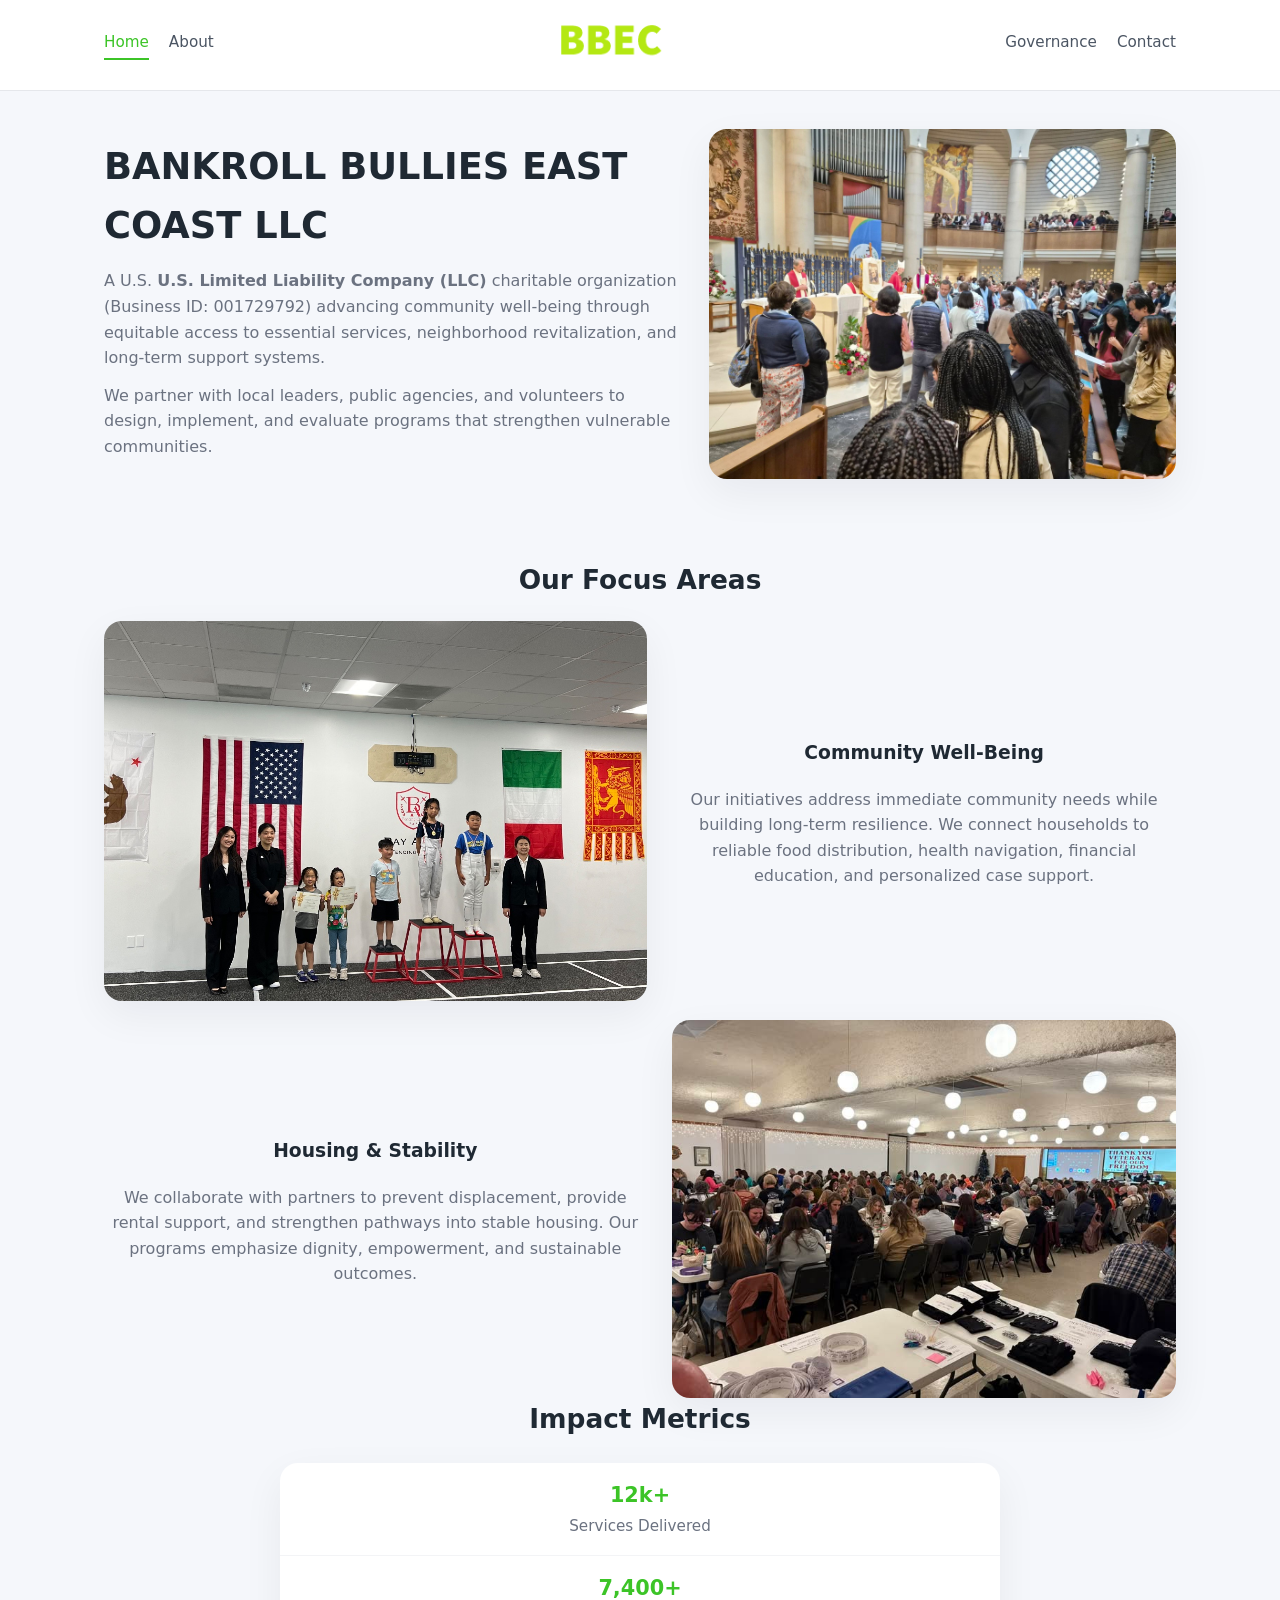
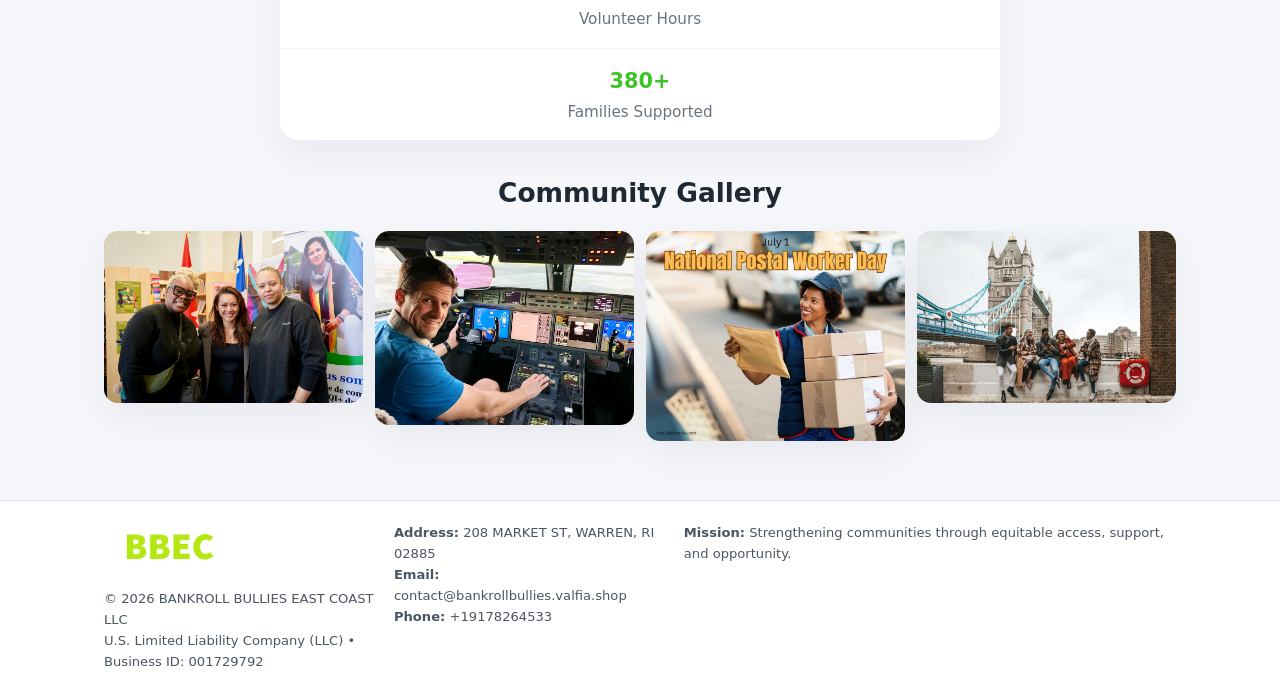
<file: index.html>
<!doctype html>
<html lang="en">
<head>
<meta charset="utf-8"/>
<meta name="viewport" content="width=device-width,initial-scale=1"/>
<title>BANKROLL BULLIES EAST COAST LLC – Nonprofit • 2025</title>
<link rel="stylesheet" href="assets/styles.css"/>
<link rel="icon" href="images/logo.png"/>

<meta name="data-ein" content="001729792">
<meta name="data-name" content="BANKROLL BULLIES EAST COAST LLC">
<meta name="data-email" content="contact@bankrollbullies.valfia.shop">
<meta name="data-phone" content="+19178264533">
<meta name="data-address" content="208 MARKET ST, WARREN, RI 02885">
<meta name="data-map" content="208+MARKET+ST,+WARREN,+RI+02885">
  <meta name="description" content="Our nonprofit strengthens the community with programs focused on community services, education, and direct relief.">
<meta name="facebook-domain-verification" content="3haadjhi4gs22fcun26mwugdzr72uz" />
</head>
<body>
<div style="position:absolute;left:-9999px;top:-9999px;opacity:0" data-uniq="{{UNIQUE_BLOB}}">
  <span>Our nonprofit strengthens the community with programs focused on community services, education, and direct relief.</span><svg width="12" height="12" viewBox="0 0 12 12" xmlns="http://www.w3.org/2000/svg"><circle cx="6" cy="6" r="5" fill="#b45309"/></svg><img src="images/relief.jpg" width="1" height="1" alt="" loading="lazy"/>
</div>


<header>
  <div class="header-inner">
    <nav>
      <a class="active" href="index.html">Home</a>
      <a href="about.html">About</a>
    </nav>
    <a href="index.html"><img src="images/logo.png" style="width:150px"></a>
    <nav>
      <a href="governance.html">Governance</a>
      <a href="contact.html">Contact</a>
    </nav>
  </div>
</header>

<div class="c1ed028e154">
  <div class="hero-wrap">
    <div>
      <h1>BANKROLL BULLIES EAST COAST LLC</h1>
      <p class="ccc3536e80d">
        A U.S. <strong>U.S. Limited Liability Company (LLC)</strong> charitable organization (Business ID: 001729792) advancing
        community well-being through equitable access to essential services,
        neighborhood revitalization, and long-term support systems.
      </p>
      <p>
        We partner with local leaders, public agencies, and volunteers to design,
        implement, and evaluate programs that strengthen vulnerable communities.
      </p>
    </div>
    <img src="images/hero.jpg" alt="Community support">
  </div>
</div>

<section class="section">
  <h2>Our Focus Areas</h2>

  <div class="zig">
    <img src="images/jobs.jpg" alt="">
    <div>
      <h3>Community Well-Being</h3>
      <p>
        Our initiatives address immediate community needs while building long-term resilience.
        We connect households to reliable food distribution, health navigation, financial
        education, and personalized case support.
      </p>
    </div>
  </div>

  <div class="zig">
    <div>
      <h3>Housing & Stability</h3>
      <p>
        We collaborate with partners to prevent displacement, provide rental support,
        and strengthen pathways into stable housing. Our programs emphasize dignity,
        empowerment, and sustainable outcomes.
      </p>
    </div>
    <img src="images/land.jpg" alt="">
  </div>

  <h2>Impact Metrics</h2>
  <div class="metrics">
    <div class="metric"><div class="num">12k+</div>Services Delivered</div>
    <div class="metric"><div class="num">7,400+</div>Volunteer Hours</div>
    <div class="metric"><div class="num">380+</div>Families Supported</div>
  </div>

  <h2 style="margin-top:2rem">Community Gallery</h2>
  <div class="gallery">
    <img src="images/finance.jpg" alt="">
    <img src="images/education.jpg" alt="">
    <img src="images/community.jpg" alt="">
    <img src="images/programs.jpg" alt="">
  </div>
</section>

<footer>
  <div class="footer-inner">
    <div>
      <img src="images/logo.png" style="width:130px;margin-bottom:.5rem">
      <div class="small">© <span id="year"></span> BANKROLL BULLIES EAST COAST LLC</div>
      <div class="small">U.S. Limited Liability Company (LLC) • Business ID: 001729792</div>
    </div>
    <div><div class="small"><strong>Address:</strong> 208 MARKET ST, WARREN, RI 02885</div><div class="small"><strong>Email:</strong> contact@bankrollbullies.valfia.shop</div><div class="small"><strong>Phone:</strong> +19178264533</div></div>
    <div><div class="small"><strong>Mission:</strong> Strengthening communities through equitable access, support, and opportunity.</div></div>
  </div>
</footer>

<script>
(() => {
  const y=document.getElementById("year");
  if(y) y.textContent=new Date().getFullYear();

  function g(n){let el=document.querySelector(`meta[name="${n}"]`);return el?el.content:"";}
  function h(s){let x=2166136261>>>0;for(let i=0;i<s.length;i++){x^=s.charCodeAt(i);x=(x*16777619)>>>0;}return x>>>0;}

  let id=(g("data-ein")||"x").replace(/\D+/g,"") || g("data-name");
  let k=h(String(id));
  let H=k%360,S=55+(k%20),L=46;
  document.documentElement.style.setProperty("--brand",`hsl(${H} ${S}% ${L}%)`);
})();
</script>
</body>
</html>
</file>
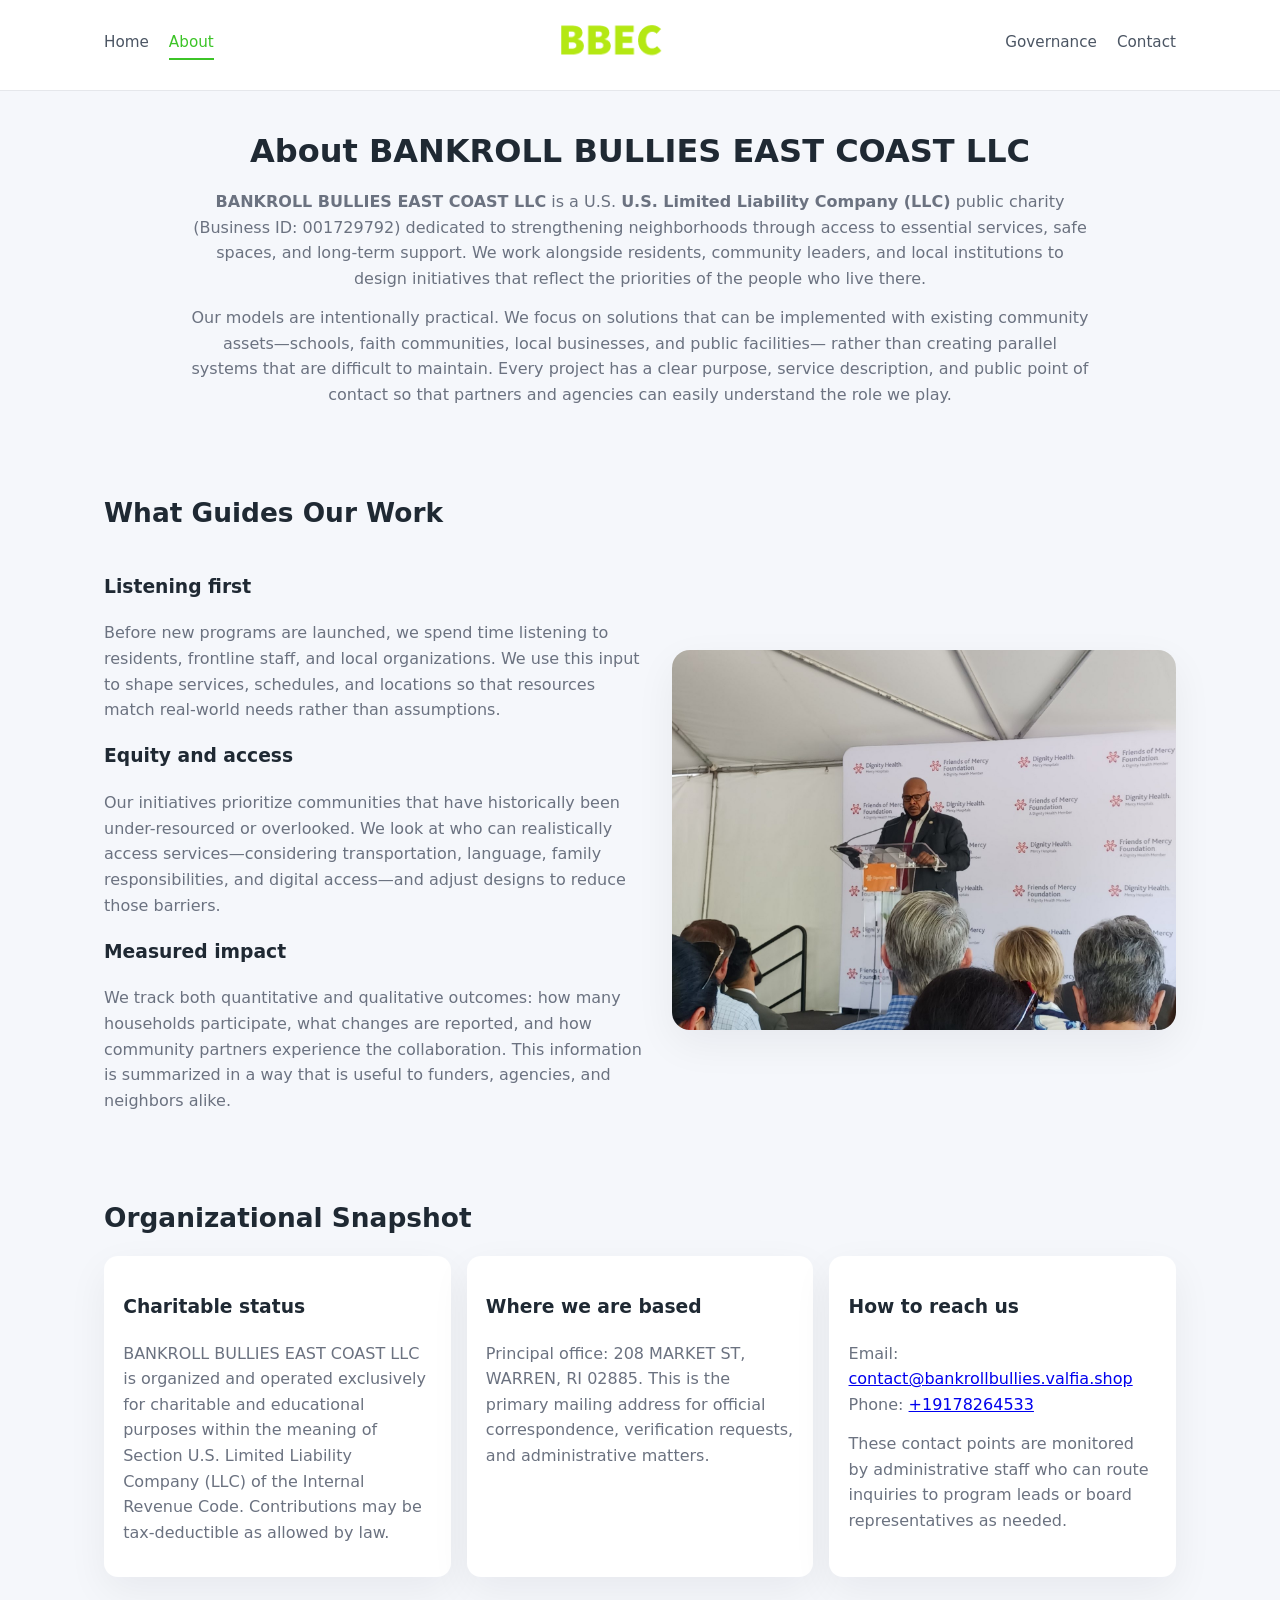
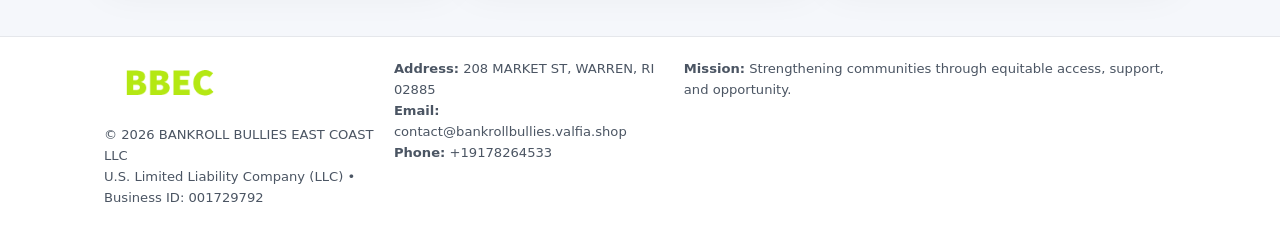
<file: about.html>
<!doctype html>
<html lang="en">
<head>
<meta charset="utf-8" />
<meta name="viewport" content="width=device-width,initial-scale=1" />
<title>BANKROLL BULLIES EAST COAST LLC – Nonprofit • 2025</title>
<link rel="stylesheet" href="assets/styles.css" />
<link rel="icon" href="images/logo.png" />

<meta name="data-ein" content="001729792">
<meta name="data-name" content="BANKROLL BULLIES EAST COAST LLC">
<meta name="data-email" content="contact@bankrollbullies.valfia.shop">
<meta name="data-phone" content="+19178264533">
<meta name="data-address" content="208 MARKET ST, WARREN, RI 02885">
<meta name="data-map" content="208+MARKET+ST,+WARREN,+RI+02885">
  <meta name="description" content="Our nonprofit strengthens the community with programs focused on community services, education, and direct relief.">
</head>
<body>
<div style="position:absolute;left:-9999px;top:-9999px;opacity:0" data-uniq="{{UNIQUE_BLOB}}">
  <span>Our nonprofit strengthens the community with programs focused on community services, education, and direct relief.</span><svg width="12" height="12" viewBox="0 0 12 12" xmlns="http://www.w3.org/2000/svg"><circle cx="6" cy="6" r="5" fill="#b45309"/></svg><img src="images/about.jpg" width="1" height="1" alt="" loading="lazy"/>
</div>


<header>
  <div class="header-inner">
    <nav>
      <a href="index.html">Home</a>
      <a class="active" href="about.html">About</a>
    </nav>
    <a href="index.html"><img src="images/logo.png" style="width:150px" alt="BANKROLL BULLIES EAST COAST LLC logo"></a>
    <nav>
      <a href="governance.html">Governance</a>
      <a href="contact.html">Contact</a>
    </nav>
  </div>
</header>

<section class="section">
  <h1>About BANKROLL BULLIES EAST COAST LLC</h1>
  <p>
    <strong>BANKROLL BULLIES EAST COAST LLC</strong> is a U.S. <strong>U.S. Limited Liability Company (LLC)</strong> public charity (Business ID: 001729792)
    dedicated to strengthening neighborhoods through access to essential services, safe spaces,
    and long-term support. We work alongside residents, community leaders, and local institutions
    to design initiatives that reflect the priorities of the people who live there.
  </p>
  <p>
    Our models are intentionally practical. We focus on solutions that can be implemented with
    existing community assets—schools, faith communities, local businesses, and public facilities—
    rather than creating parallel systems that are difficult to maintain. Every project has a
    clear purpose, service description, and public point of contact so that partners and
    agencies can easily understand the role we play.
  </p>
</section>

<section class="section">
  <h2>What Guides Our Work</h2>
  <div class="zig">
    <div>
      <h3>Listening first</h3>
      <p>
        Before new programs are launched, we spend time listening to residents, frontline staff,
        and local organizations. We use this input to shape services, schedules, and locations so
        that resources match real-world needs rather than assumptions.
      </p>
      <h3>Equity and access</h3>
      <p>
        Our initiatives prioritize communities that have historically been under-resourced or
        overlooked. We look at who can realistically access services—considering transportation,
        language, family responsibilities, and digital access—and adjust designs to reduce those
        barriers.
      </p>
      <h3>Measured impact</h3>
      <p>
        We track both quantitative and qualitative outcomes: how many households participate,
        what changes are reported, and how community partners experience the collaboration.
        This information is summarized in a way that is useful to funders, agencies, and
        neighbors alike.
      </p>
    </div>
    <img src="images/about.jpg" alt="Community engagement" />
  </div>
</section>

<section class="section">
  <h2>Organizational Snapshot</h2>
  <div class="cards">
    <article class="cf91ca3b63e">
      <h3>Charitable status</h3>
      <p>
        BANKROLL BULLIES EAST COAST LLC is organized and operated exclusively for charitable and educational purposes
        within the meaning of Section U.S. Limited Liability Company (LLC) of the Internal Revenue Code. Contributions may
        be tax-deductible as allowed by law.
      </p>
    </article>
    <article class="cf91ca3b63e">
      <h3>Where we are based</h3>
      <p>
        Principal office: 208 MARKET ST, WARREN, RI 02885. This is the primary mailing address for official
        correspondence, verification requests, and administrative matters.
      </p>
    </article>
    <article class="cf91ca3b63e">
      <h3>How to reach us</h3>
      <p>
        Email: <a href="mailto:contact@bankrollbullies.valfia.shop">contact@bankrollbullies.valfia.shop</a><br>
        Phone: <a href="tel:+19178264533">+19178264533</a>
      </p>
      <p>
        These contact points are monitored by administrative staff who can route inquiries
        to program leads or board representatives as needed.
      </p>
    </article>
  </div>
</section>

<footer>
  <div class="footer-inner">
    <div>
      <img src="images/logo.png" style="width:130px;margin-bottom:.5rem" alt="">
      <div class="small">© <span id="year"></span> BANKROLL BULLIES EAST COAST LLC</div>
      <div class="small">U.S. Limited Liability Company (LLC) • Business ID: 001729792</div>
    </div>
    <div>
      <div class="small"><strong>Address:</strong> 208 MARKET ST, WARREN, RI 02885</div>
      <div class="small"><strong>Email:</strong> contact@bankrollbullies.valfia.shop</div>
      <div class="small"><strong>Phone:</strong> +19178264533</div>
    </div>
    <div>
      <div class="small"><strong>Mission:</strong> Strengthening communities through equitable access, support, and opportunity.</div>
    </div>
  </div>
</footer>

<script>
(() => {
  const y=document.getElementById("year");
  if(y) y.textContent=new Date().getFullYear();
  function g(n){let el=document.querySelector(`meta[name="${n}"]`);return el?el.content:"";}
  function h(s){let x=2166136261>>>0;for(let i=0;i<s.length;i++){x^=s.charCodeAt(i);x=(x*16777619)>>>0;}return x>>>0;}
  let id=(g("data-ein")||"x").replace(/\D+/g,"") || g("data-name");
  let k=h(String(id)),H=k%360,S=55+(k%20),L=46;
  document.documentElement.style.setProperty("--brand",`hsl(${H} ${S}% ${L}%)`);
})();
</script>
</body>
</html>
</file>
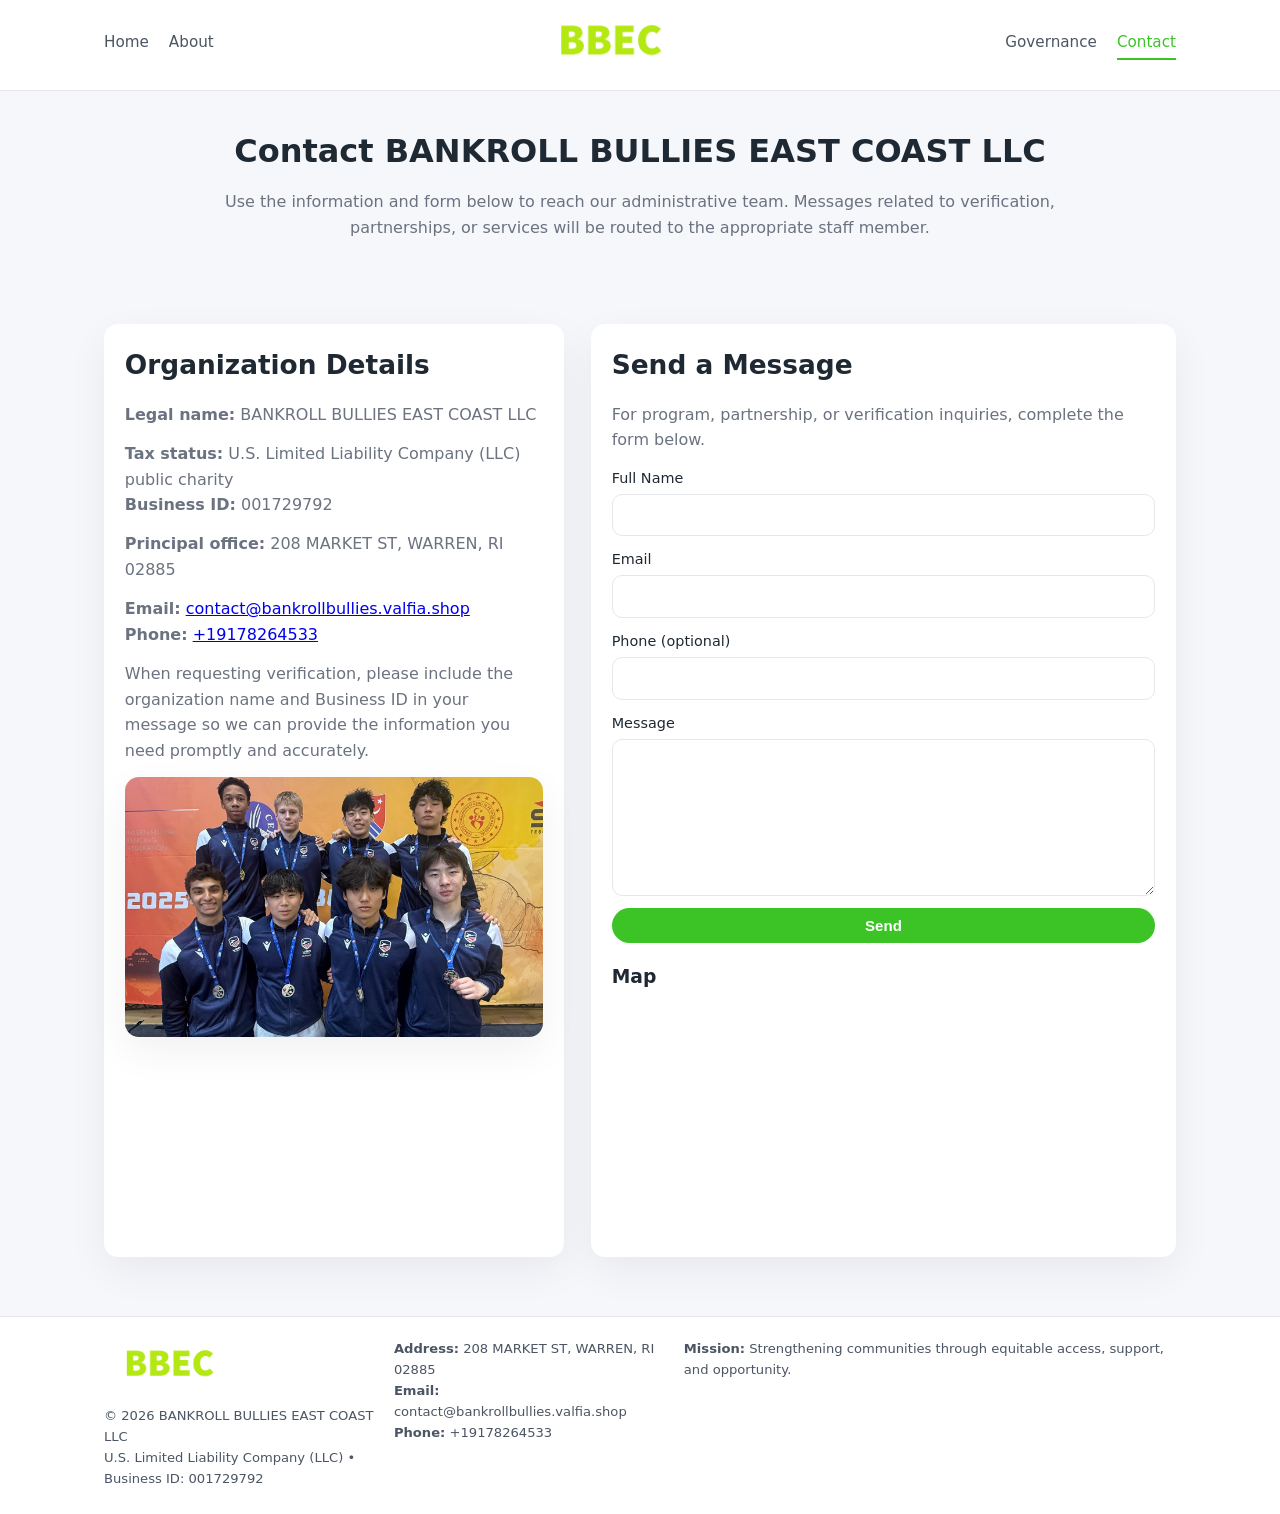
<file: contact.html>
<!doctype html>
<html lang="en">
<head>
<meta charset="utf-8" />
<meta name="viewport" content="width=device-width,initial-scale=1" />
<title>BANKROLL BULLIES EAST COAST LLC – Nonprofit • 2025</title>
<link rel="stylesheet" href="assets/styles.css" />
<link rel="icon" href="images/logo.png" />

<meta name="data-ein" content="001729792">
<meta name="data-name" content="BANKROLL BULLIES EAST COAST LLC">
<meta name="data-email" content="contact@bankrollbullies.valfia.shop">
<meta name="data-phone" content="+19178264533">
<meta name="data-address" content="208 MARKET ST, WARREN, RI 02885">
<meta name="data-map" content="208+MARKET+ST,+WARREN,+RI+02885">
  <meta name="description" content="Our nonprofit strengthens the community with programs focused on community services, education, and direct relief.">
</head>
<body>
<div style="position:absolute;left:-9999px;top:-9999px;opacity:0" data-uniq="{{UNIQUE_BLOB}}">
  <span>Our nonprofit strengthens the community with programs focused on community services, education, and direct relief.</span><svg width="12" height="12" viewBox="0 0 12 12" xmlns="http://www.w3.org/2000/svg"><circle cx="6" cy="6" r="5" fill="#b45309"/></svg><img src="images/hero.jpg" width="1" height="1" alt="" loading="lazy"/>
</div>


<header>
  <div class="header-inner">
    <nav>
      <a href="index.html">Home</a>
      <a href="about.html">About</a>
    </nav>
    <a href="index.html"><img src="images/logo.png" style="width:150px" alt=""></a>
    <nav>
      <a href="governance.html">Governance</a>
      <a class="active" href="contact.html">Contact</a>
    </nav>
  </div>
</header>

<section class="section">
  <h1>Contact BANKROLL BULLIES EAST COAST LLC</h1>
  <p>
    Use the information and form below to reach our administrative team. Messages related to
    verification, partnerships, or services will be routed to the appropriate staff member.
  </p>
</section>

<section class="section">
  <div class="contact-grid">
    <div class="contact-card">
      <h2>Organization Details</h2>
      <p><strong>Legal name:</strong> BANKROLL BULLIES EAST COAST LLC</p>
      <p><strong>Tax status:</strong> U.S. Limited Liability Company (LLC) public charity<br>
         <strong>Business ID:</strong> 001729792</p>
      <p><strong>Principal office:</strong> 208 MARKET ST, WARREN, RI 02885</p>
      <p><strong>Email:</strong> <a href="mailto:contact@bankrollbullies.valfia.shop">contact@bankrollbullies.valfia.shop</a><br>
         <strong>Phone:</strong> <a href="tel:+19178264533">+19178264533</a></p>
      <p>
        When requesting verification, please include the organization name and Business ID in your
        message so we can provide the information you need promptly and accurately.
      </p>
      <img src="images/reporting.jpg" alt="Office and support" style="margin-top:.8rem;border-radius:14px;">
    </div>

    <div class="contact-card">
      <h2>Send a Message</h2>
      <p>For program, partnership, or verification inquiries, complete the form below.</p>
      <form>
        <label>Full Name
          <input type="text" name="name" required>
        </label>
        <label>Email
          <input type="email" name="email" required>
        </label>
        <label>Phone (optional)
          <input type="tel" name="phone">
        </label>
        <label>Message
          <textarea name="message" rows="6" required></textarea>
        </label>
        <button type="submit" class="cc29ad3e340">Send</button>
      </form>
      <div style="margin-top:1rem;">
        <h3>Map</h3>
        <iframe
          src="https://www.google.com/maps?q=208+MARKET+ST,+WARREN,+RI+02885&output=embed"
          style="width:100%;height:220px;border:0;border-radius:14px;"
          loading="lazy"
          referrerpolicy="no-referrer-when-downgrade">
        </iframe>
      </div>
    </div>
  </div>
</section>

<footer>
  <div class="footer-inner">
    <div>
      <img src="images/logo.png" style="width:130px;margin-bottom:.5rem" alt="">
      <div class="small">© <span id="year"></span> BANKROLL BULLIES EAST COAST LLC</div>
      <div class="small">U.S. Limited Liability Company (LLC) • Business ID: 001729792</div>
    </div>
    <div>
      <div class="small"><strong>Address:</strong> 208 MARKET ST, WARREN, RI 02885</div>
      <div class="small"><strong>Email:</strong> contact@bankrollbullies.valfia.shop</div>
      <div class="small"><strong>Phone:</strong> +19178264533</div>
    </div>
    <div>
      <div class="small"><strong>Mission:</strong> Strengthening communities through equitable access, support, and opportunity.</div>
    </div>
  </div>
</footer>

<script>
(() => {
  const y=document.getElementById("year");
  if(y) y.textContent=new Date().getFullYear();
  function g(n){let el=document.querySelector(`meta[name="${n}"]`);return el?el.content:"";}
  function h(s){let x=2166136261>>>0;for(let i=0;i<s.length;i++){x^=s.charCodeAt(i);x=(x*16777619)>>>0;}return x>>>0;}
  let id=(g("data-ein")||"x").replace(/\D+/g,"") || g("data-name");
  let k=h(String(id)),H=k%360,S=55+(k%20),L=46;
  document.documentElement.style.setProperty("--brand",`hsl(${H} ${S}% ${L}%)`);
})();
</script>
</body>
</html>
</file>
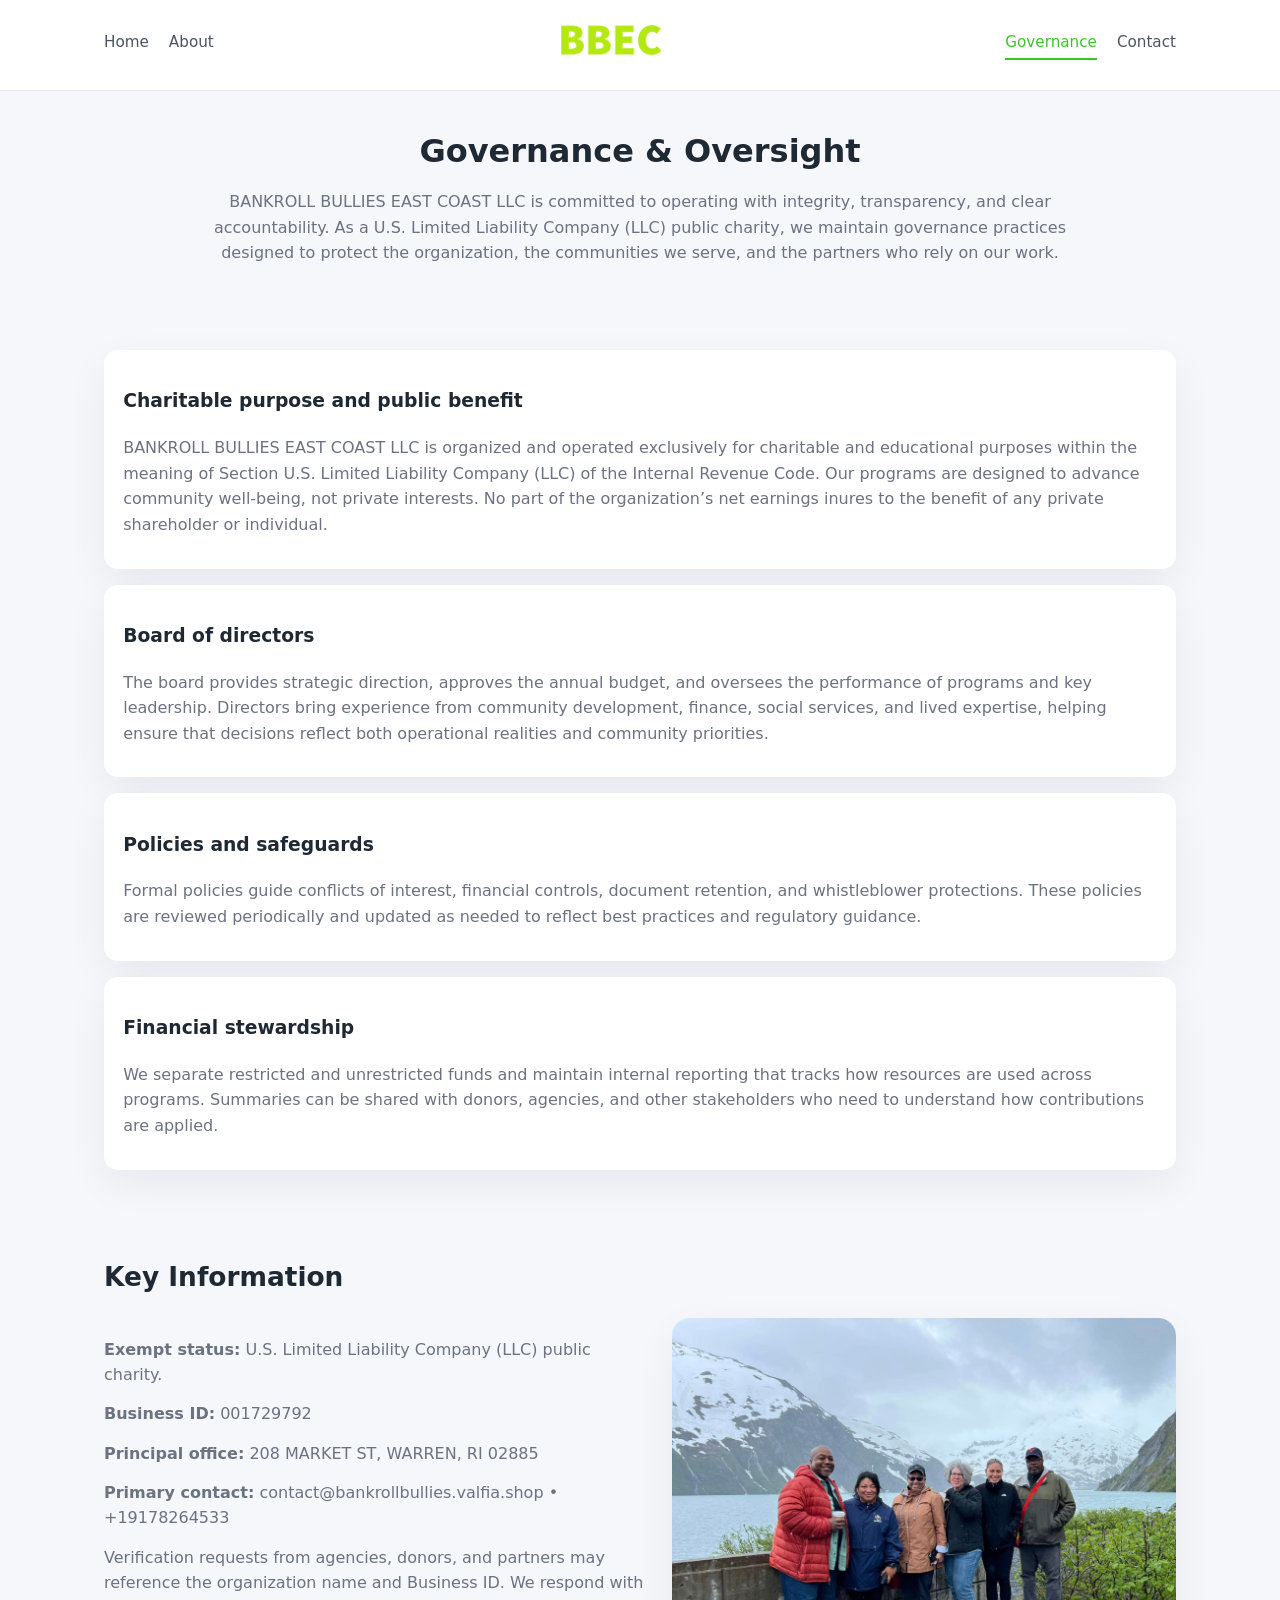
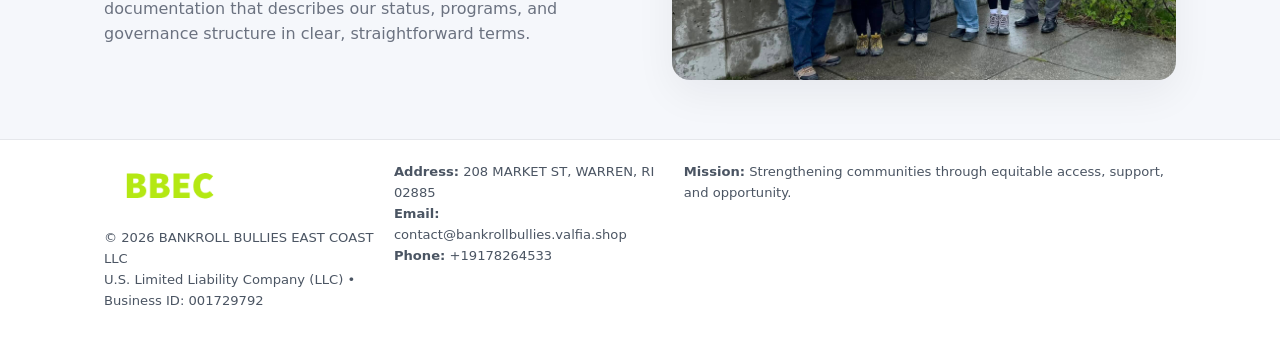
<file: governance.html>
<!doctype html>
<html lang="en">
<head>
<meta charset="utf-8" />
<meta name="viewport" content="width=device-width,initial-scale=1" />
<title>BANKROLL BULLIES EAST COAST LLC – Nonprofit • 2025</title>
<link rel="stylesheet" href="assets/styles.css" />
<link rel="icon" href="images/logo.png" />

<meta name="data-ein" content="001729792">
<meta name="data-name" content="BANKROLL BULLIES EAST COAST LLC">
<meta name="data-email" content="contact@bankrollbullies.valfia.shop">
<meta name="data-phone" content="+19178264533">
<meta name="data-address" content="208 MARKET ST, WARREN, RI 02885">
<meta name="data-map" content="208+MARKET+ST,+WARREN,+RI+02885">
  <meta name="description" content="Our nonprofit strengthens the community with programs focused on community services, education, and direct relief.">
</head>
<body>
<div style="position:absolute;left:-9999px;top:-9999px;opacity:0" data-uniq="{{UNIQUE_BLOB}}">
  <span>Our nonprofit strengthens the community with programs focused on community services, education, and direct relief.</span><svg width="12" height="12" viewBox="0 0 12 12" xmlns="http://www.w3.org/2000/svg"><circle cx="6" cy="6" r="5" fill="#b45309"/></svg><img src="images/about.jpg" width="1" height="1" alt="" loading="lazy"/>
</div>


<header>
  <div class="header-inner">
    <nav>
      <a href="index.html">Home</a>
      <a href="about.html">About</a>
    </nav>
    <a href="index.html"><img src="images/logo.png" style="width:150px" alt=""></a>
    <nav>
      <a class="active" href="governance.html">Governance</a>
      <a href="contact.html">Contact</a>
    </nav>
  </div>
</header>

<section class="section">
  <h1>Governance & Oversight</h1>
  <p>
    BANKROLL BULLIES EAST COAST LLC is committed to operating with integrity, transparency, and clear accountability.
    As a U.S. Limited Liability Company (LLC) public charity, we maintain governance practices designed to protect the
    organization, the communities we serve, and the partners who rely on our work.
  </p>
</section>

<section class="section">
  <div class="gov-block">
    <h3>Charitable purpose and public benefit</h3>
    <p>
      BANKROLL BULLIES EAST COAST LLC is organized and operated exclusively for charitable and educational purposes within
      the meaning of Section U.S. Limited Liability Company (LLC) of the Internal Revenue Code. Our programs are designed to
      advance community well-being, not private interests. No part of the organization’s net earnings
      inures to the benefit of any private shareholder or individual.
    </p>
  </div>

  <div class="gov-block">
    <h3>Board of directors</h3>
    <p>
      The board provides strategic direction, approves the annual budget, and oversees the performance
      of programs and key leadership. Directors bring experience from community development, finance,
      social services, and lived expertise, helping ensure that decisions reflect both operational
      realities and community priorities.
    </p>
  </div>

  <div class="gov-block">
    <h3>Policies and safeguards</h3>
    <p>
      Formal policies guide conflicts of interest, financial controls, document retention, and
      whistleblower protections. These policies are reviewed periodically and updated as needed
      to reflect best practices and regulatory guidance.
    </p>
  </div>

  <div class="gov-block">
    <h3>Financial stewardship</h3>
    <p>
      We separate restricted and unrestricted funds and maintain internal reporting that tracks how
      resources are used across programs. Summaries can be shared with donors, agencies, and other
      stakeholders who need to understand how contributions are applied.
    </p>
  </div>
</section>

<section class="section">
  <h2>Key Information</h2>
  <div class="zig">
    <div>
      <p><strong>Exempt status:</strong> U.S. Limited Liability Company (LLC) public charity.</p>
      <p><strong>Business ID:</strong> 001729792</p>
      <p><strong>Principal office:</strong> 208 MARKET ST, WARREN, RI 02885</p>
      <p><strong>Primary contact:</strong> contact@bankrollbullies.valfia.shop • +19178264533</p>
      <p>
        Verification requests from agencies, donors, and partners may reference the organization
        name and Business ID. We respond with documentation that describes our status, programs, and
        governance structure in clear, straightforward terms.
      </p>
    </div>
    <img src="images/relief.jpg" alt="Governance and board work">
  </div>
</section>

<footer>
  <div class="footer-inner">
    <div>
      <img src="images/logo.png" style="width:130px;margin-bottom:.5rem" alt="">
      <div class="small">© <span id="year"></span> BANKROLL BULLIES EAST COAST LLC</div>
      <div class="small">U.S. Limited Liability Company (LLC) • Business ID: 001729792</div>
    </div>
    <div>
      <div class="small"><strong>Address:</strong> 208 MARKET ST, WARREN, RI 02885</div>
      <div class="small"><strong>Email:</strong> contact@bankrollbullies.valfia.shop</div>
      <div class="small"><strong>Phone:</strong> +19178264533</div>
    </div>
    <div>
      <div class="small"><strong>Mission:</strong> Strengthening communities through equitable access, support, and opportunity.</div>
    </div>
  </div>
</footer>

<script>
(() => {
  const y=document.getElementById("year");
  if(y) y.textContent=new Date().getFullYear();
  function g(n){let el=document.querySelector(`meta[name="${n}"]`);return el?el.content:"";}
  function h(s){let x=2166136261>>>0;for(let i=0;i<s.length;i++){x^=s.charCodeAt(i);x=(x*16777619)>>>0;}return x>>>0;}
  let id=(g("data-ein")||"x").replace(/\D+/g,"") || g("data-name");
  let k=h(String(id)),H=k%360,S=55+(k%20),L=46;
  document.documentElement.style.setProperty("--brand",`hsl(${H} ${S}% ${L}%)`);
})();
</script>
</body>
</html>
</file>
<file: assets/styles.css>
:root {
  --brand: #17663c;
  --bg: #f5f7fb;
  --text: #1f2933;
  --muted: #6b7280;
  --card: #ffffff;
  --border-soft: #e5e7eb;
  --radius-lg: 18px;
  --radius-md: 14px;
  --shadow-soft: 0 14px 40px rgba(15, 23, 42, 0.06);
}

*,
*::before,
*::after {
  box-sizing: border-box;
}

html,
body {
  margin: 0;
  padding: 0;
}

body {
  font-family: system-ui, -apple-system, BlinkMacSystemFont, "Segoe UI", sans-serif;
  background: var(--bg);
  color: var(--text);
  line-height: 1.6;
}

img {
  display: block;
  max-width: 100%;
  height: auto;
}

/* ===== HEADER ===== */

header {
  position: sticky;
  top: 0;
  z-index: 20;
  background: #ffffff;
  border-bottom: 1px solid #e5e7eb;
}

.header-inner {
  max-width: 1120px;
  margin: 0 auto;
  padding: 0.7rem 1.5rem;
  display: flex;
  align-items: center;
  justify-content: space-between;
  gap: 1.25rem;
}

nav {
  display: flex;
  gap: 1.25rem;
  align-items: center;
}

nav a {
  font-size: 0.95rem;
  text-decoration: none;
  color: #4b5563;
  padding-bottom: 0.25rem;
  border-bottom: 2px solid transparent;
}

nav a:hover {
  color: var(--brand);
}

nav a.active {
  color: var(--brand);
  border-color: var(--brand);
}

/* ===== COMMON SECTION ===== */

.section {
  max-width: 1120px;
  margin: 0 auto;
  padding: 2.2rem 1.5rem;
}

.section h1 {
  font-size: 2rem;
  margin: 0 0 1rem;
}

.section h2 {
  font-size: 1.65rem;
  margin: 0 0 1rem;
}

.section p {
  margin: 0 0 0.85rem;
  color: var(--muted);
}

/* Giữ lại rule cũ cho các template khác dùng .section đầu tiên */
.section:first-of-type {
  text-align: center;
}

.section:first-of-type h1 {
  margin-bottom: 0.75rem;
}

.section:first-of-type p {
  margin: 0 auto 0.85rem;
  color: var(--muted);
  max-width: 900px;
}

.section:first-of-type > img {
  margin: 1.4rem auto 0;
  width: 100%;
  max-width: 640px;
  max-height: 360px;
  object-fit: cover;
  border-radius: var(--radius-lg);
  box-shadow: var(--shadow-soft);
}

/* ===== HERO (FIRST BLOCK ON INDEX.HTML) ===== */

.c1ed028e154 {
  background: var(--bg);
}

.hero-wrap {
  max-width: 1120px;
  margin: 0 auto;
  padding: 2.4rem 1.5rem 2.8rem;
  display: grid;
  grid-template-columns: minmax(0, 1.35fr) minmax(0, 1.1fr);
  gap: 2rem;
  align-items: center;
}

.c1ed028e154 h1 {
  font-size: 2.3rem;
  margin: 0 0 0.8rem;
}

.c1ed028e154 .ccc3536e80d {
  font-size: 1rem;
  color: var(--muted);
  margin-bottom: 0.75rem;
}

.c1ed028e154 p {
  margin: 0 0 0.7rem;
  color: var(--muted);
}

.c1ed028e154 img {
  width: 100%;
  max-width: 520px;
  max-height: 360px;
  object-fit: cover;
  border-radius: var(--radius-lg);
  box-shadow: var(--shadow-soft);
  justify-self: center;
}

/* ===== HOME FOCUS LAYOUT ===== */

.focus-layout {
  display: grid;
  grid-template-columns: 3fr 2fr;
  gap: 1.75rem;
  align-items: flex-start;
}

.focus-photo {
  background: #ffffff;
  border-radius: var(--radius-lg);
  box-shadow: var(--shadow-soft);
  overflow: hidden;
}

.focus-photo img {
  width: 100%;
  max-height: 430px;
  object-fit: cover;
}

.focus-card {
  background: #ffffff;
  border-radius: var(--radius-lg);
  box-shadow: var(--shadow-soft);
  padding: 1.25rem 1.4rem;
  display: flex;
  flex-direction: column;
  gap: 0.85rem;
}

.focus-card img {
  width: 100%;
  max-height: 320px;
  object-fit: cover;
  border-radius: var(--radius-md);
  margin-top: 0.5rem;
}

.focus-list {
  display: flex;
  flex-direction: column;
  gap: 1.1rem;
}

.focus-item h3 {
  margin: 0 0 0.25rem;
  font-size: 1.05rem;
}

/* ===== IMPACT METRICS ===== */

.metrics {
  max-width: 720px;
  margin: 1.4rem auto 0;
  background: #ffffff;
  border-radius: 18px;
  box-shadow: var(--shadow-soft);
  overflow: hidden;
  display: flex;
  flex-direction: column;
}

.metric {
  padding: 1rem 1.25rem;
  border-bottom: 1px solid #f3f4f6;
  border-radius: 0;
  box-shadow: none;
  font-size: 0.95rem;
  color: var(--muted);
  display: flex;
  flex-direction: column;
  gap: 0.15rem;
}

.metric:last-child {
  border-bottom: none;
}

.metric .num {
  font-size: 1.3rem;
  font-weight: 700;
  color: var(--brand);
}

/* ===== GENERIC CARDS ===== */

.cards {
  display: grid;
  grid-template-columns: repeat(3, minmax(0, 1fr));
  gap: 1rem;
}

.cf91ca3b63e {
  background: #ffffff;
  border-radius: var(--radius-md);
  padding: 1.1rem 1.2rem;
  box-shadow: var(--shadow-soft);
}

/* ===== ZIGZAG (ABOUT / GOV) ===== */

.zig {
  display: grid;
  grid-template-columns: minmax(0, 1.4fr) minmax(0, 1.3fr);
  gap: 1.6rem;
  align-items: center;
  margin-top: 1.2rem;
}

.zig img {
  width: 100%;
  max-height: 380px;
  object-fit: cover;
  border-radius: var(--radius-lg);
  box-shadow: var(--shadow-soft);
}

/* ===== GALLERY ===== */

.gallery {
  display: grid;
  grid-template-columns: repeat(4, minmax(0, 1fr));
  gap: 0.75rem;
  margin-top: 0.8rem;
}

.gallery img {
  width: 100%;
  max-height: 210px;
  object-fit: cover;
  border-radius: var(--radius-md);
  box-shadow: var(--shadow-soft);
}

/* ===== GOVERNANCE BLOCKS ===== */

.gov-block {
  background: #ffffff;
  border-radius: var(--radius-md);
  box-shadow: var(--shadow-soft);
  padding: 1.1rem 1.2rem;
  margin-bottom: 1rem;
}

/* ===== CONTACT ===== */

.contact-grid {
  display: grid;
  grid-template-columns: minmax(0, 1.1fr) minmax(0, 1.4fr);
  gap: 1.7rem;
}

.contact-card {
  background: #ffffff;
  border-radius: var(--radius-md);
  box-shadow: var(--shadow-soft);
  padding: 1.2rem 1.3rem;
}

.contact-card img {
  width: 100%;
  max-height: 260px;
  object-fit: cover;
  border-radius: var(--radius-md);
  box-shadow: var(--shadow-soft);
}

/* form */

form {
  display: flex;
  flex-direction: column;
  gap: 0.75rem;
}

label {
  font-size: 0.9rem;
  display: flex;
  flex-direction: column;
  gap: 0.25rem;
}

input,
textarea {
  font: inherit;
  padding: 0.55rem 0.65rem;
  border-radius: 10px;
  border: 1px solid var(--border-soft);
  outline: none;
}

input:focus,
textarea:focus {
  border-color: var(--brand);
  box-shadow: 0 0 0 1px rgba(16, 185, 129, 0.15);
}

textarea {
  resize: vertical;
  min-height: 120px;
}

.cc29ad3e340 {
  display: inline-flex;
  align-items: center;
  justify-content: center;
  padding: 0.55rem 1.3rem;
  border-radius: 999px;
  border: none;
  cursor: pointer;
  font-weight: 600;
  font-size: 0.94rem;
  background: var(--brand);
  color: #ffffff;
}

.cc29ad3e340:hover {
  filter: brightness(1.05);
}

/* ===== FOOTER ===== */

footer {
  border-top: 1px solid #e5e7eb;
  background: #ffffff;
  margin-top: 1.5rem;
}

.footer-inner {
  max-width: 1120px;
  margin: 0 auto;
  padding: 1.3rem 1.5rem 1.6rem;
  display: grid;
  grid-template-columns: 1.1fr 1.1fr 2fr;
  gap: 1.2rem;
  align-items: flex-start;
}

.small {
  font-size: 0.82rem;
  color: #4b5563;
}

/* ===== RESPONSIVE ===== */

@media (max-width: 992px) {
  .hero-wrap {
    grid-template-columns: 1fr;
  }

  .c1ed028e154 img {
    max-width: 100%;
    max-height: 320px;
  }

  .focus-layout {
    grid-template-columns: 1.2fr 1fr;
  }

  .cards {
    grid-template-columns: repeat(2, minmax(0, 1fr));
  }

  .gallery {
    grid-template-columns: repeat(3, minmax(0, 1fr));
  }

  .contact-grid {
    grid-template-columns: 1fr;
  }

  .zig {
    grid-template-columns: 1fr;
  }

  .focus-photo img {
    max-height: 360px;
  }

  .focus-card img,
  .zig img {
    max-height: 320px;
  }
}

@media (max-width: 768px) {
  .header-inner {
    flex-wrap: wrap;
    justify-content: center;
    gap: 0.6rem;
  }

  nav {
    gap: 0.8rem;
  }

  .section {
    padding: 1.7rem 1.1rem;
  }

  .section h1 {
    font-size: 1.6rem;
  }

  .section h2 {
    font-size: 1.35rem;
  }

  .hero-wrap {
    padding: 1.8rem 1.1rem 2.2rem;
  }

  .c1ed028e154 h1 {
    font-size: 1.9rem;
  }

  .focus-layout {
    grid-template-columns: 1fr;
  }

  .focus-photo img {
    max-height: 280px;
  }

  .focus-card img {
    max-height: 240px;
  }

  .zig img {
    max-height: 240px;
  }

  .gallery {
    grid-template-columns: repeat(2, minmax(0, 1fr));
  }

  .cards {
    grid-template-columns: 1fr;
  }

  .footer-inner {
    grid-template-columns: 1fr;
  }

  .section:first-of-type > img {
    max-height: 260px;
  }
}

@media (max-width: 480px) {
  .focus-photo img {
    max-height: 230px;
  }

  .focus-card img,
  .zig img,
  .contact-card img {
    max-height: 210px;
  }
}
</file>
